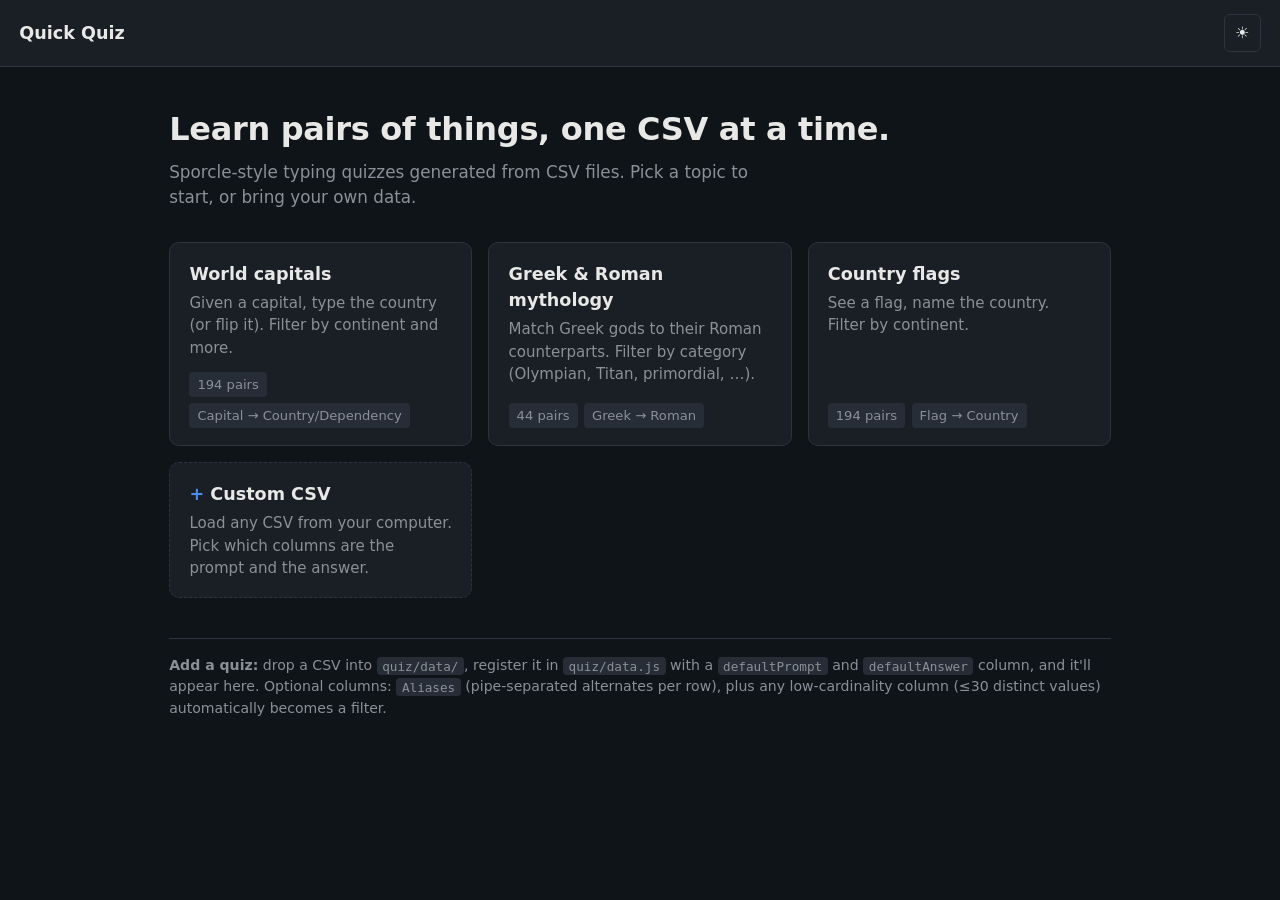
<file: index.html>
<!DOCTYPE html>
<html lang="en">
<head>
<meta charset="UTF-8">
<meta name="viewport" content="width=device-width, initial-scale=1">
<title>Quick Quiz</title>
<script>
  // Apply theme before paint to avoid a flash.
  (function () {
    var t = localStorage.getItem('quiz-theme') || 'dark';
    document.documentElement.setAttribute('data-theme', t);
  })();
</script>
<style>
  :root {
    color-scheme: light;
    --bg: #fafaf7;
    --panel: #ffffff;
    --border: #e3e3dc;
    --text: #1d1d1b;
    --muted: #777;
    --accent: #1f6feb;
    --pill: #f1f1ea;
    --shadow: rgba(31,111,235,0.10);
    --custom-bg: #ffffff;
  }
  [data-theme="dark"] {
    color-scheme: dark;
    --bg: #0f1419;
    --panel: #1a1f26;
    --border: #2d343f;
    --text: #e8e8e6;
    --muted: #8b9098;
    --accent: #4d8df0;
    --pill: #262d36;
    --shadow: rgba(77,141,240,0.20);
    --custom-bg: #1a1f26;
  }
  * { box-sizing: border-box; }
  html, body { margin: 0; padding: 0; background: var(--bg); color: var(--text); font: 16px/1.5 -apple-system, BlinkMacSystemFont, "Segoe UI", system-ui, sans-serif; }
  header { display: flex; align-items: center; padding: 0.9rem 1.2rem; border-bottom: 1px solid var(--border); background: var(--panel); }
  header h1 { font-size: 1.1rem; margin: 0; font-weight: 600; flex: 1; }
  #theme-btn { font: inherit; padding: 0.35rem 0.65rem; border: 1px solid var(--border); background: var(--panel); border-radius: 6px; cursor: pointer; color: var(--text); }
  #theme-btn:hover { background: var(--pill); }

  main { max-width: 980px; margin: 0 auto; padding: 2.4rem 1.2rem 4rem; }
  .hero { margin-bottom: 2rem; }
  .hero h2 { font-size: 2rem; margin: 0 0 0.4rem; letter-spacing: -0.01em; }
  .hero p { color: var(--muted); margin: 0; font-size: 1.05rem; max-width: 56ch; }

  .grid { display: grid; grid-template-columns: repeat(auto-fill, minmax(280px, 1fr)); gap: 1rem; margin-top: 1.5rem; }
  .card { display: flex; flex-direction: column; padding: 1.1rem 1.2rem; background: var(--panel); border: 1px solid var(--border); border-radius: 10px; text-decoration: none; color: inherit; transition: transform 0.1s ease, box-shadow 0.1s ease, border-color 0.1s ease; }
  .card:hover { border-color: var(--accent); box-shadow: 0 4px 14px var(--shadow); transform: translateY(-1px); }
  .card .title { font-size: 1.1rem; font-weight: 600; margin: 0 0 0.3rem; }
  .card .desc { color: var(--muted); font-size: 0.94rem; flex: 1; }
  .card .meta { color: var(--muted); font-size: 0.82rem; margin-top: 0.8rem; display: flex; gap: 0.4rem; flex-wrap: wrap; }
  .card .meta .pill { background: var(--pill); padding: 0.15rem 0.5rem; border-radius: 4px; font-variant-numeric: tabular-nums; }
  .card.custom { background: var(--custom-bg); border-style: dashed; }
  .card.custom .title::before { content: "+ "; color: var(--accent); }

  footer.note { margin-top: 2.5rem; color: var(--muted); font-size: 0.88rem; border-top: 1px solid var(--border); padding-top: 1rem; }
  footer.note code { background: var(--pill); padding: 0.1rem 0.35rem; border-radius: 4px; font-size: 0.9em; }
</style>
<script>
  window.goatcounter = {
    path: function (p) { return location.host + p }
  }
</script>
<script data-goatcounter="https://csinva.goatcounter.com/count"
  async src="//gc.zgo.at/count.js"></script>
</head>
<body>
  <header>
    <h1>Quick Quiz</h1>
    <button id="theme-btn" title="Toggle theme" aria-label="Toggle theme">☀</button>
  </header>
  <main>
    <section class="hero">
      <h2>Learn pairs of things, one CSV at a time.</h2>
      <p>Sporcle-style typing quizzes generated from CSV files. Pick a topic to start, or bring your own data.</p>
    </section>

    <div class="grid" id="quiz-grid"></div>

    <footer class="note">
      <strong>Add a quiz:</strong> drop a CSV into <code>quiz/data/</code>, register it in <code>quiz/data.js</code>
      with a <code>defaultPrompt</code> and <code>defaultAnswer</code> column, and it'll appear here.
      Optional columns: <code>Aliases</code> (pipe-separated alternates per row), plus any low-cardinality
      column (≤30 distinct values) automatically becomes a filter.
    </footer>
  </main>

  <script src="data.js"></script>
  <script>
  // Theme toggle
  (function () {
    const btn = document.getElementById('theme-btn');
    function syncIcon() {
      const dark = document.documentElement.dataset.theme === 'dark';
      btn.textContent = dark ? '☀' : '☾';
      btn.setAttribute('aria-label', dark ? 'Switch to light mode' : 'Switch to dark mode');
    }
    syncIcon();
    btn.addEventListener('click', () => {
      const next = document.documentElement.dataset.theme === 'dark' ? 'light' : 'dark';
      document.documentElement.setAttribute('data-theme', next);
      try { localStorage.setItem('quiz-theme', next); } catch (e) {}
      syncIcon();
    });
  })();

  function countRows(csv) {
    // Quick line count (subtract header, ignore blank trailing line)
    let n = 0; for (const line of csv.split('\n')) if (line.trim()) n++;
    return Math.max(0, n - 1);
  }
  function detectCategories(csv, promptCol, answerCol) {
    // Find header
    const firstLine = csv.split('\n')[0] || '';
    // crude header split (good enough for previewing; quiz.html uses the proper parser)
    const headers = [];
    let f = '', q = false;
    for (let i = 0; i < firstLine.length; i++) {
      const c = firstLine[i];
      if (q) { if (c === '"') q = false; else f += c; }
      else if (c === '"') q = true;
      else if (c === ',') { headers.push(f.trim()); f = ''; }
      else f += c;
    }
    if (f) headers.push(f.trim());
    const skip = new Set([promptCol, answerCol, 'Aliases']);
    return headers.filter(h => h && !skip.has(h));
  }

  const grid = document.getElementById('quiz-grid');
  const quizzes = window.QUIZZES || {};
  for (const key of Object.keys(quizzes)) {
    const q = quizzes[key];
    const a = document.createElement('a');
    a.className = 'card';
    a.href = `quiz.html?topic=${encodeURIComponent(q.id)}`;
    const t = document.createElement('div'); t.className = 'title'; t.textContent = q.title;
    const d = document.createElement('div'); d.className = 'desc'; d.textContent = q.description;
    const m = document.createElement('div'); m.className = 'meta';
    const rows = document.createElement('span'); rows.className = 'pill';
    rows.textContent = `${countRows(q.embeddedCSV)} pairs`;
    const pa = document.createElement('span'); pa.className = 'pill';
    pa.textContent = `${q.defaultPrompt} → ${q.defaultAnswer}`;
    m.append(rows, pa);
    a.append(t, d, m);
    grid.appendChild(a);
  }

  // "Bring your own CSV" card
  const custom = document.createElement('a');
  custom.className = 'card custom';
  custom.href = 'quiz.html?topic=custom';
  const ct = document.createElement('div'); ct.className = 'title'; ct.textContent = 'Custom CSV';
  const cd = document.createElement('div'); cd.className = 'desc';
  cd.textContent = 'Load any CSV from your computer. Pick which columns are the prompt and the answer.';
  custom.append(ct, cd);
  grid.appendChild(custom);
  </script>
</body>
</html>
</file>
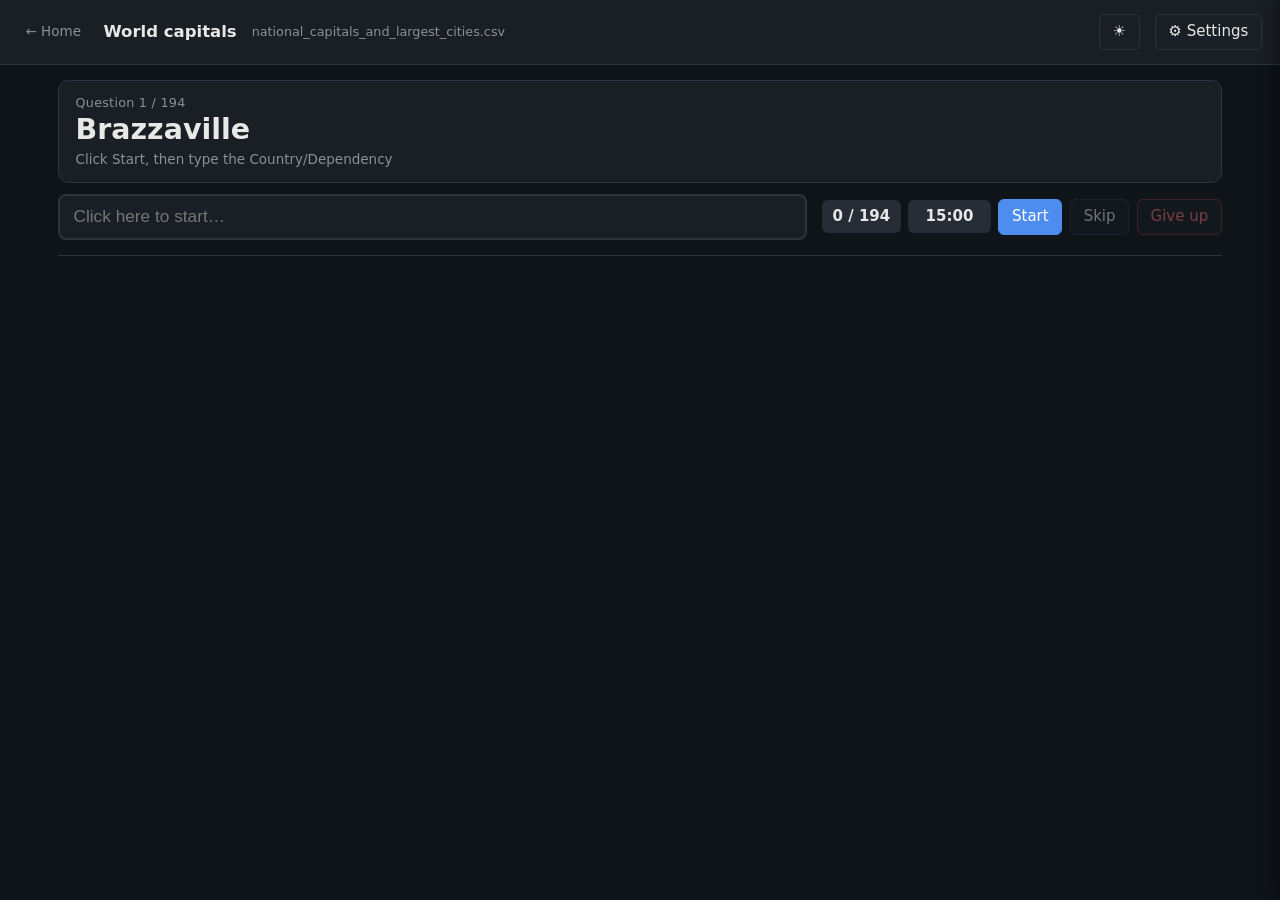
<file: quiz.html>
<!DOCTYPE html>
<html lang="en">
<head>
<meta charset="UTF-8">
<meta name="viewport" content="width=device-width, initial-scale=1">
<title>Quick Quiz</title>
<script>
  // Apply theme before paint to avoid a flash.
  (function () {
    var t = localStorage.getItem('quiz-theme') || 'dark';
    document.documentElement.setAttribute('data-theme', t);
  })();
</script>
<style>
  :root {
    color-scheme: light;
    --bg: #fafaf7;
    --panel: #ffffff;
    --border: #e3e3dc;
    --text: #1d1d1b;
    --muted: #777;
    --accent: #1f6feb;
    --accent-hover: #1858c4;
    --ok: #15803d;
    --ok-bg: #dcfce7;
    --bad: #b91c1c;
    --bad-bg: #fee2e2;
    --bad-border: #f3c1c1;
    --pill: #f1f1ea;
    --btn-hover: #f0f0e9;
    --input-disabled-bg: #f4f4ef;
    --warn-bg: #fde68a;
    --row-divider: #ecece5;
    --empty-dash: #ccc;
    --skip-bg: #fff7ed;
    --skip-text: #c2410c;
    --current-bg: #eff6ff;
    --flash-bg: #fef08a;
    --filter-bg: #faf9f3;
    --backdrop: rgba(0,0,0,0.18);
    --shadow: var(--shadow);
  }
  [data-theme="dark"] {
    color-scheme: dark;
    --bg: #0f1419;
    --panel: #1a1f26;
    --border: #2d343f;
    --text: #e8e8e6;
    --muted: #8b9098;
    --accent: #4d8df0;
    --accent-hover: #6ba2f5;
    --ok: #4ade80;
    --ok-bg: #14532d;
    --bad: #f87171;
    --bad-bg: #4c1d24;
    --bad-border: #7f3030;
    --pill: #262d36;
    --btn-hover: #2a313b;
    --input-disabled-bg: #161b22;
    --warn-bg: #5a4a14;
    --row-divider: #262d36;
    --empty-dash: #4a505a;
    --skip-bg: #3a2a14;
    --skip-text: #fb923c;
    --current-bg: #1e2a3d;
    --flash-bg: #5a4a14;
    --filter-bg: #161b22;
    --backdrop: rgba(0,0,0,0.55);
    --shadow: rgba(0,0,0,0.4);
  }
  * { box-sizing: border-box; }
  html, body { margin: 0; padding: 0; background: var(--bg); color: var(--text); font: 15px/1.4 -apple-system, BlinkMacSystemFont, "Segoe UI", system-ui, sans-serif; }
  header { display: flex; align-items: center; gap: 1rem; padding: 0.9rem 1.2rem; border-bottom: 1px solid var(--border); background: var(--panel); }
  header h1 { font-size: 1.1rem; margin: 0; font-weight: 600; }
  header a#home-link { color: var(--muted); text-decoration: none; font-size: 0.9rem; padding: 0.25rem 0.5rem; border-radius: 4px; }
  header a#home-link:hover { background: var(--pill); color: var(--text); }
  header .spacer { flex: 1; }
  header .filename { color: var(--muted); font-size: 0.85rem; }
  h1, h2, h3 { color: var(--text); }
  button { font: inherit; color: var(--text); padding: 0.45rem 0.85rem; border: 1px solid var(--border); background: var(--panel); border-radius: 6px; cursor: pointer; }
  button:hover { background: var(--btn-hover); }
  button.primary { background: var(--accent); color: white; border-color: var(--accent); }
  button.primary:hover { background: var(--accent-hover); }
  button.danger { background: var(--panel); color: var(--bad); border-color: var(--bad-border); }
  button.danger:hover { background: var(--bad-bg); }
  button:disabled { opacity: 0.45; cursor: not-allowed; }

  main { max-width: 1200px; margin: 0 auto; padding: 1rem 1.2rem 3rem; }

  .quiz-bar { display: grid; grid-template-columns: 1fr auto; gap: 0.7rem 1rem; align-items: center; margin-bottom: 1rem; }
  .quiz-bar .prompt-text { grid-column: 1 / -1; font-size: 1rem; color: var(--muted); }
  .quiz-bar .prompt-text strong { color: var(--text); }
  #answer-input { width: 100%; color: var(--text); padding: 0.7rem 0.9rem; font-size: 1.15rem; border: 2px solid var(--border); border-radius: 8px; background: var(--panel); }
  #answer-input:focus { outline: none; border-color: var(--accent); }
  #answer-input:disabled { background: var(--input-disabled-bg); color: var(--muted); }
  .stats { display: flex; gap: 0.5rem; align-items: center; flex-wrap: wrap; }
  .stat { padding: 0.4rem 0.7rem; background: var(--pill); border-radius: 6px; font-variant-numeric: tabular-nums; font-weight: 600; }
  .stat.time { min-width: 5.5rem; text-align: center; }
  .stat.time.warn { background: var(--warn-bg); }
  .stat.time.danger { background: var(--bad-bg); color: var(--bad); }

  #grid { display: grid; grid-template-columns: repeat(auto-fill, minmax(330px, 1fr)); gap: 0.15rem 1.5rem; border-top: 1px solid var(--border); padding-top: 0.5rem; }
  .pair { display: grid; grid-template-columns: 1fr 1.1fr; gap: 0.6rem; padding: 0.28rem 0.2rem; border-bottom: 1px dashed var(--row-divider); align-items: baseline; }
  .pair .prompt { color: var(--text); font-weight: 500; }
  .pair .answer { color: var(--muted); }
  .pair .answer.empty::before { content: "—"; color: var(--empty-dash); }
  .pair.solved { background: var(--ok-bg); }
  .pair.solved .answer { color: var(--ok); font-weight: 600; }
  .pair.revealed { background: var(--bad-bg); }
  .pair.revealed .answer { color: var(--bad); font-weight: 600; }
  .pair.just-solved { animation: flash 0.6s ease; }
  .pair.skipped { background: var(--skip-bg); }
  .pair.skipped .answer { color: var(--skip-text); font-weight: 600; }
  .pair.wrong { background: var(--bad-bg); }
  .pair.wrong .answer { color: var(--text); font-weight: 600; }
  .pair.wrong .answer .user-said { color: var(--bad); text-decoration: line-through; opacity: 0.75; margin-right: 0.35rem; font-style: italic; }
  .pair.wrong .answer .correct { color: var(--bad); }
  .pair.current { background: var(--current-bg); box-shadow: inset 3px 0 0 var(--accent); }
  .pair.current .prompt::after { content: " ←"; color: var(--accent); }
  .pair.hidden { display: none; }
  @keyframes flash { 0% { background: var(--flash-bg); } 100% { background: var(--ok-bg); } }

  /* In-order current-question banner */
  #current-question { grid-column: 1 / -1; display: none; padding: 0.9rem 1.1rem; background: var(--panel); border: 1px solid var(--border); border-radius: 10px; }
  #current-question.show { display: block; }
  #current-question .meta { font-size: 0.85rem; color: var(--muted); letter-spacing: 0.02em; }
  #current-question .qprompt { font-size: 1.9rem; font-weight: 700; line-height: 1.15; margin-top: 0.15rem; }
  #current-question .sub { font-size: 0.9rem; color: var(--muted); margin-top: 0.2rem; }
  #current-question.done .qprompt { color: var(--muted); font-size: 1.2rem; font-weight: 600; }

  /* Image prompts (e.g. flags) */
  .prompt-img { display: block; max-width: 88px; max-height: 56px; object-fit: contain; border: 1px solid var(--border); background: var(--panel); border-radius: 3px; }
  #current-question .qprompt .prompt-img { max-width: 280px; max-height: 180px; margin: 0 auto; }
  #review .p .prompt-img { max-width: 64px; max-height: 40px; }

  /* Retry-mistakes subset banner */
  #subset-banner { display: none; align-items: center; gap: 0.6rem; padding: 0.55rem 0.85rem; margin-bottom: 0.75rem; background: var(--current-bg); border: 1px solid var(--border); border-radius: 8px; font-size: 0.95rem; }
  #subset-banner.show { display: flex; }
  #subset-banner .label { flex: 1; }
  #subset-banner .label strong { color: var(--accent); }
  #review .retry { display: inline-block; margin-bottom: 0.8rem; padding: 0.55rem 1rem; background: var(--accent); color: white; border: 1px solid var(--accent); border-radius: 6px; cursor: pointer; font: inherit; }
  #review .retry:hover { background: var(--accent-hover); }
  #review .retry:disabled { opacity: 0.5; cursor: not-allowed; }

  /* End-of-quiz review panel */
  #review { margin-top: 1.5rem; padding: 1rem 1.2rem; background: var(--panel); border: 1px solid var(--border); border-radius: 10px; }
  #review h3 { margin: 0 0 0.5rem; font-size: 1rem; }
  #review .group { margin-bottom: 1rem; }
  #review .group:last-child { margin-bottom: 0; }
  #review ul { list-style: none; margin: 0; padding: 0; }
  #review li { padding: 0.25rem 0; border-bottom: 1px dashed var(--row-divider); display: grid; grid-template-columns: minmax(120px, 1fr) 1.4fr; gap: 0.8rem; align-items: baseline; }
  #review li:last-child { border-bottom: 0; }
  #review .p { font-weight: 600; }
  #review .a .typed { color: var(--bad); text-decoration: line-through; opacity: 0.75; font-style: italic; margin-right: 0.4rem; }
  #review .a .correct { color: var(--ok); font-weight: 600; }
  #review .a .skip { color: var(--skip-text); font-weight: 600; }

  /* Settings panel as a side drawer */
  #settings-panel { position: fixed; top: 0; right: 0; width: min(420px, 100%); height: 100%; background: var(--panel); border-left: 1px solid var(--border); box-shadow: -4px 0 16px var(--shadow); padding: 1rem 1.2rem; overflow-y: auto; transform: translateX(100%); transition: transform 0.18s ease; z-index: 50; }
  #settings-panel.open { transform: translateX(0); }
  #settings-panel h2 { font-size: 1rem; margin: 1.4rem 0 0.4rem; }
  #settings-panel h2:first-of-type { margin-top: 0.5rem; }
  #settings-panel label { display: block; margin: 0.3rem 0; font-size: 0.92rem; }
  #settings-panel select, #settings-panel input[type=number] { width: 100%; color: var(--text); padding: 0.35rem 0.5rem; border: 1px solid var(--border); border-radius: 5px; font: inherit; background: var(--panel); }
  #settings-panel input[type=number] { width: 6rem; }
  .settings-header { display: flex; justify-content: space-between; align-items: center; }
  .settings-header h1 { font-size: 1.1rem; margin: 0; }
  .file-row { display: flex; gap: 0.5rem; align-items: center; flex-wrap: wrap; margin-top: 0.3rem; }
  .filter-group { margin-top: 0.6rem; padding: 0.5rem 0.7rem; background: var(--filter-bg); border: 1px solid var(--border); border-radius: 6px; }
  .filter-group summary { cursor: pointer; font-weight: 600; font-size: 0.92rem; padding: 0.1rem 0; }
  .filter-group summary .count { color: var(--muted); font-weight: 400; margin-left: 0.4rem; }
  .filter-group .filter-actions { display: flex; gap: 0.4rem; margin: 0.3rem 0; }
  .filter-group .filter-actions button { padding: 0.2rem 0.5rem; font-size: 0.85rem; }
  .filter-group .filter-values { max-height: 240px; overflow-y: auto; padding: 0.2rem 0; }
  .filter-group label { display: flex; align-items: center; gap: 0.5rem; padding: 0.15rem 0; margin: 0; cursor: pointer; }
  .filter-group label input { margin: 0; }
  .note { color: var(--muted); font-size: 0.85rem; margin-top: 0.3rem; }

  .backdrop { position: fixed; inset: 0; background: var(--backdrop); z-index: 40; display: none; }
  .backdrop.open { display: block; }

  @media (max-width: 600px) {
    .quiz-bar { grid-template-columns: 1fr; }
    .stats { justify-content: flex-start; }
  }
</style>
<script>
  window.goatcounter = {
    path: function (p) { return location.host + p }
  }
</script>
<script data-goatcounter="https://csinva.goatcounter.com/count"
  async src="//gc.zgo.at/count.js"></script>
</head>
<body>
  <header>
    <a href="index.html" id="home-link" aria-label="Back to home">← Home</a>
    <h1 id="topic-title">Quick Quiz</h1>
    <span class="filename" id="filename">—</span>
    <span class="spacer"></span>
    <button id="theme-btn" title="Toggle theme" aria-label="Toggle theme">☀</button>
    <button id="settings-btn">⚙ Settings</button>
  </header>

  <main>
    <div id="subset-banner">
      <div class="label">Practicing <strong id="subset-count">0</strong> from last round</div>
      <button id="exit-subset">Back to full set</button>
    </div>
    <div class="quiz-bar">
      <div class="prompt-text">Type the <strong id="prompt-noun">answer</strong> for each <strong id="answer-noun">item</strong></div>
      <div id="current-question">
        <div class="meta" id="cq-meta">Question 0 / 0</div>
        <div class="qprompt" id="cq-prompt">—</div>
        <div class="sub" id="cq-sub"></div>
      </div>
      <input type="text" id="answer-input" placeholder="Click here to start…" autocomplete="off" autocapitalize="off" autocorrect="off" spellcheck="false">
      <div class="stats">
        <span class="stat" id="score">0 / 0</span>
        <span class="stat time" id="timer">15:00</span>
        <button id="start-btn" class="primary">Start</button>
        <button id="skip-btn" hidden>Skip</button>
        <button id="giveup-btn" class="danger" disabled>Give up</button>
      </div>
    </div>
    <div id="grid"></div>
    <div id="review" hidden></div>
  </main>

  <div class="backdrop" id="backdrop"></div>
  <aside id="settings-panel" aria-label="Settings">
    <div class="settings-header">
      <h1>Settings</h1>
      <button id="close-settings">Close</button>
    </div>

    <h2>CSV Data</h2>
    <div class="file-row">
      <input type="file" id="csv-file" accept=".csv,text/csv">
      <button id="reload-default">Reload default</button>
    </div>
    <div class="note" id="csv-info"></div>

    <h2>Quiz columns</h2>
    <label>Prompt column (shown to you)
      <select id="prompt-col"></select>
    </label>
    <label>Answer column (what you type)
      <select id="answer-col"></select>
    </label>

    <h2>Quiz options</h2>
    <label>Mode
      <select id="mode">
        <option value="inorder" selected>In-order (one question at a time)</option>
        <option value="free">Free (answer any order, all prompts visible)</option>
      </select>
    </label>
    <label>Time limit (minutes)
      <input type="number" id="time-limit" min="1" max="180" value="15">
    </label>
    <label>Order
      <select id="order">
        <option value="random" selected>Random</option>
        <option value="alpha">Alphabetical (by prompt)</option>
        <option value="original">CSV order</option>
      </select>
    </label>

    <h2>Filters</h2>
    <div class="note">Any non-prompt/answer column with a small set of distinct values is shown here. Add a "Continent" column to your CSV and it'll appear automatically.</div>
    <div id="filters"></div>
  </aside>

  <script src="data.js"></script>
  <script>
  // ---------- CSV parsing ----------
  function parseCSV(text) {
    const rows = [];
    let field = '', row = [], inQuote = false, i = 0;
    while (i < text.length) {
      const c = text[i];
      if (inQuote) {
        if (c === '"') {
          if (text[i + 1] === '"') { field += '"'; i += 2; }
          else { inQuote = false; i++; }
        } else { field += c; i++; }
      } else {
        if (c === '"') { inQuote = true; i++; }
        else if (c === ',') { row.push(field); field = ''; i++; }
        else if (c === '\n') { row.push(field); rows.push(row); field = ''; row = []; i++; }
        else if (c === '\r') { i++; }
        else { field += c; i++; }
      }
    }
    if (field !== '' || row.length) { row.push(field); rows.push(row); }
    while (rows.length && rows[rows.length - 1].every(x => x === '')) rows.pop();
    return rows;
  }

  function rowsToObjects(rows) {
    if (!rows.length) return { headers: [], records: [] };
    const headers = rows[0].map(h => h.trim());
    const records = rows.slice(1).map(r => {
      const o = {};
      headers.forEach((h, i) => o[h] = (r[i] ?? '').trim());
      return o;
    });
    return { headers, records };
  }

  // ---------- Normalization & matching ----------
  function normalize(s) {
    return (s || '')
      .toLowerCase()
      .normalize('NFD')
      .replace(/[̀-ͯ]/g, '')
      .replace(/[‘’ʼ`]/g, "'")
      .replace(/[.,!?;:]/g, '')
      .replace(/-/g, ' ')
      .replace(/\s+/g, ' ')
      .trim()
      .replace(/^the\s+/, '');
  }

  function variantsOf(value) {
    const out = new Set();
    if (!value) return out;
    const add = v => { v = v.replace(/\s+/g, ' ').trim(); if (v) out.add(v); };
    const base = normalize(value);
    add(base);
    add(base.replace(/\s*\([^)]*\)\s*/g, ' '));
    // Slash-separated alternates ("Brades / Plymouth")
    for (const part of value.split('/')) {
      const np = normalize(part);
      add(np);
      add(np.replace(/\s*\([^)]*\)\s*/g, ' '));
    }
    // "the X" → also accept "X"
    for (const v of [...out]) {
      if (v.startsWith('the ')) add(v.slice(4));
    }
    return out;
  }

  // Is this cell value an image path the page can render directly?
  const IMG_EXT_RE = /\.(png|jpe?g|gif|svg|webp|avif)(\?|#|$)/i;
  function isImagePath(s) { return typeof s === 'string' && IMG_EXT_RE.test(s.trim()); }
  function makePromptEl(prompt) {
    if (isImagePath(prompt)) {
      const img = document.createElement('img');
      img.className = 'prompt-img';
      img.src = prompt;
      img.alt = '';
      img.loading = 'lazy';
      return img;
    }
    return document.createTextNode(prompt);
  }

  // ---------- Fuzzy matching (Damerau-Levenshtein with adjacent transposition) ----------
  function damerauLevenshtein(a, b) {
    if (a === b) return 0;
    const m = a.length, n = b.length;
    if (!m) return n;
    if (!n) return m;
    const d = Array.from({ length: m + 1 }, () => new Array(n + 1));
    for (let i = 0; i <= m; i++) d[i][0] = i;
    for (let j = 0; j <= n; j++) d[0][j] = j;
    for (let i = 1; i <= m; i++) {
      for (let j = 1; j <= n; j++) {
        const cost = a[i - 1] === b[j - 1] ? 0 : 1;
        d[i][j] = Math.min(d[i - 1][j] + 1, d[i][j - 1] + 1, d[i - 1][j - 1] + cost);
        if (i > 1 && j > 1 && a[i - 1] === b[j - 2] && a[i - 2] === b[j - 1]) {
          d[i][j] = Math.min(d[i][j], d[i - 2][j - 2] + 1);
        }
      }
    }
    return d[m][n];
  }
  // Allowed edits scale with target length: short words stay strict to avoid false hits.
  function typoThreshold(len) {
    if (len <= 3) return 0;
    if (len <= 5) return 1;
    return 2;
  }
  // Return the single best-matching entry (uniquely closest within threshold), or null.
  function findFuzzyMatch(norm, candidates) {
    if (!norm) return null;
    let best = null, bestDist = Infinity, tied = false;
    for (const e of candidates) {
      let entryDist = Infinity;
      for (const v of e.accepted) {
        const t = typoThreshold(v.length);
        if (Math.abs(v.length - norm.length) > t) continue;
        const d = damerauLevenshtein(norm, v);
        if (d <= t && d < entryDist) entryDist = d;
      }
      if (entryDist === Infinity) continue;
      if (entryDist < bestDist) { best = e; bestDist = entryDist; tied = false; }
      else if (entryDist === bestDist) { tied = true; }
    }
    return tied ? null : best;
  }

  // ---------- State ----------
  const state = {
    headers: [],
    records: [],
    csvName: '',
    promptCol: '',
    answerCol: '',
    filterCols: [],            // categorical column names
    filters: {},               // colName -> Set of allowed values
    order: 'random',
    mode: 'inorder',           // 'free' | 'inorder'
    subsetMode: false,         // true when practicing only last round's mistakes
    subsetKeys: null,          // Set<string> of "promptanswer" allowed in subset mode
    currentIdx: -1,            // active question index in in-order mode
    answerCounter: 0,          // monotonic; stamps e.answeredAt so in-order grid sorts newest-first
    durationSec: 15 * 60,
    remainingSec: 15 * 60,
    running: false,
    finished: false,
    intervalId: null,
    entries: [],               // [{prompt, answer, solved, skipped}]
    variantIndex: new Map(),   // normalized -> [entry indices]
  };

  // ---------- DOM refs ----------
  const $ = id => document.getElementById(id);
  const els = {
    input: $('answer-input'),
    score: $('score'),
    timer: $('timer'),
    startBtn: $('start-btn'),
    giveupBtn: $('giveup-btn'),
    skipBtn: $('skip-btn'),
    cq: $('current-question'),
    cqMeta: $('cq-meta'),
    cqPrompt: $('cq-prompt'),
    cqSub: $('cq-sub'),
    promptText: document.querySelector('.prompt-text'),
    grid: $('grid'),
    review: $('review'),
    subsetBanner: $('subset-banner'),
    subsetCount: $('subset-count'),
    exitSubsetBtn: $('exit-subset'),
    promptNoun: $('prompt-noun'),
    answerNoun: $('answer-noun'),
    filename: $('filename'),
    topicTitle: $('topic-title'),
    settingsBtn: $('settings-btn'),
    closeSettings: $('close-settings'),
    settingsPanel: $('settings-panel'),
    backdrop: $('backdrop'),
    csvFile: $('csv-file'),
    reloadDefault: $('reload-default'),
    csvInfo: $('csv-info'),
    promptColSel: $('prompt-col'),
    answerColSel: $('answer-col'),
    timeLimit: $('time-limit'),
    orderSel: $('order'),
    modeSel: $('mode'),
    filters: $('filters'),
  };

  // ---------- Theme toggle ----------
  (function () {
    const btn = document.getElementById('theme-btn');
    function syncIcon() {
      const dark = document.documentElement.dataset.theme === 'dark';
      btn.textContent = dark ? '☀' : '☾';
      btn.setAttribute('aria-label', dark ? 'Switch to light mode' : 'Switch to dark mode');
    }
    syncIcon();
    btn.addEventListener('click', () => {
      const next = document.documentElement.dataset.theme === 'dark' ? 'light' : 'dark';
      document.documentElement.setAttribute('data-theme', next);
      try { localStorage.setItem('quiz-theme', next); } catch (e) {}
      syncIcon();
    });
  })();

  // ---------- Settings panel ----------
  function openSettings() { els.settingsPanel.classList.add('open'); els.backdrop.classList.add('open'); }
  function closeSettings() { els.settingsPanel.classList.remove('open'); els.backdrop.classList.remove('open'); }
  els.settingsBtn.addEventListener('click', openSettings);
  els.closeSettings.addEventListener('click', closeSettings);
  els.backdrop.addEventListener('click', closeSettings);
  els.exitSubsetBtn.addEventListener('click', exitSubsetMode);

  // ---------- Load CSV ----------
  function loadCSVText(text, name, opts = {}) {
    const rows = parseCSV(text);
    const { headers, records } = rowsToObjects(rows);
    if (!headers.length || !records.length) {
      alert('Could not parse CSV — no rows found.');
      return;
    }
    state.headers = headers;
    state.records = records;
    state.csvName = name;
    els.filename.textContent = name;
    els.csvInfo.textContent = `${records.length} rows, ${headers.length} columns`;

    // Prefer caller-supplied defaults (from quiz registry); otherwise fall back to heuristics.
    const preferredPrompt = opts.defaultPrompt && headers.includes(opts.defaultPrompt) ? opts.defaultPrompt : null;
    const preferredAnswer = opts.defaultAnswer && headers.includes(opts.defaultAnswer) ? opts.defaultAnswer : null;
    state.promptCol = preferredPrompt
      || (headers.includes('Capital') ? 'Capital' : (headers[1] || headers[0]));
    state.answerCol = preferredAnswer
      || (headers.includes('Country/Dependency') ? 'Country/Dependency' : headers[0]);
    if (state.promptCol === state.answerCol) state.promptCol = headers.find(h => h !== state.answerCol) || state.promptCol;

    populateColumnSelectors();
    rebuildFilters();
    rebuildEntries();
    resetQuiz();
  }

  function populateColumnSelectors() {
    for (const sel of [els.promptColSel, els.answerColSel]) {
      sel.innerHTML = '';
      for (const h of state.headers) {
        const opt = document.createElement('option');
        opt.value = h; opt.textContent = h;
        sel.appendChild(opt);
      }
    }
    els.promptColSel.value = state.promptCol;
    els.answerColSel.value = state.answerCol;
  }

  els.promptColSel.addEventListener('change', () => {
    state.promptCol = els.promptColSel.value;
    if (state.promptCol === state.answerCol) {
      // pick first other column as answer
      const other = state.headers.find(h => h !== state.promptCol);
      if (other) { state.answerCol = other; els.answerColSel.value = other; }
    }
    rebuildFilters();
    rebuildEntries();
    resetQuiz();
  });
  els.answerColSel.addEventListener('change', () => {
    state.answerCol = els.answerColSel.value;
    if (state.promptCol === state.answerCol) {
      const other = state.headers.find(h => h !== state.answerCol);
      if (other) { state.promptCol = other; els.promptColSel.value = other; }
    }
    rebuildFilters();
    rebuildEntries();
    resetQuiz();
  });
  els.timeLimit.addEventListener('change', () => {
    const m = Math.max(1, Math.min(180, parseInt(els.timeLimit.value, 10) || 15));
    state.durationSec = m * 60;
    els.timeLimit.value = m;
    resetQuiz();
  });
  els.orderSel.addEventListener('change', () => {
    state.order = els.orderSel.value;
    rebuildEntries();
    resetQuiz();
  });
  els.modeSel.addEventListener('change', () => {
    state.mode = els.modeSel.value;
    resetQuiz();
  });

  // ---------- Filters ----------
  function rebuildFilters() {
    state.filterCols = [];
    state.filters = {};
    els.filters.innerHTML = '';
    const skipCols = new Set([state.promptCol, state.answerCol]);
    for (const col of state.headers) {
      if (skipCols.has(col)) continue;
      const vals = new Set();
      for (const r of state.records) {
        const v = r[col];
        if (v) vals.add(v);
        if (vals.size > 30) break;
      }
      if (vals.size < 2 || vals.size > 30) continue;
      state.filterCols.push(col);
      state.filters[col] = new Set(vals);
      renderFilterGroup(col, vals);
    }
    if (!state.filterCols.length) {
      els.filters.innerHTML = '<div class="note" style="margin-top:0.5rem">No categorical columns detected. Add a column like "Continent" (with up to 30 distinct values) to use it as a filter.</div>';
    }
  }

  function renderFilterGroup(col, values) {
    const sorted = [...values].sort((a, b) => a.localeCompare(b));
    const wrap = document.createElement('details');
    wrap.className = 'filter-group';
    wrap.open = false;
    const summary = document.createElement('summary');
    summary.innerHTML = `${col}<span class="count">all ${sorted.length}</span>`;
    wrap.appendChild(summary);

    const actions = document.createElement('div');
    actions.className = 'filter-actions';
    const allBtn = document.createElement('button'); allBtn.textContent = 'All';
    const noneBtn = document.createElement('button'); noneBtn.textContent = 'None';
    actions.append(allBtn, noneBtn);
    wrap.appendChild(actions);

    const valuesDiv = document.createElement('div');
    valuesDiv.className = 'filter-values';
    const checks = [];
    for (const v of sorted) {
      const lbl = document.createElement('label');
      const chk = document.createElement('input');
      chk.type = 'checkbox'; chk.checked = true; chk.value = v;
      chk.addEventListener('change', () => {
        if (chk.checked) state.filters[col].add(v);
        else state.filters[col].delete(v);
        const n = state.filters[col].size;
        summary.querySelector('.count').textContent =
          n === sorted.length ? `all ${n}` : `${n} of ${sorted.length}`;
        rebuildEntries();
        resetQuiz();
      });
      checks.push(chk);
      lbl.appendChild(chk);
      const span = document.createElement('span'); span.textContent = v;
      lbl.appendChild(span);
      valuesDiv.appendChild(lbl);
    }
    wrap.appendChild(valuesDiv);

    allBtn.addEventListener('click', e => { e.preventDefault(); for (const c of checks) { c.checked = true; c.dispatchEvent(new Event('change')); } });
    noneBtn.addEventListener('click', e => { e.preventDefault(); for (const c of checks) { c.checked = false; c.dispatchEvent(new Event('change')); } });

    els.filters.appendChild(wrap);
  }

  // Stamp the order in which entries get answered — used to float newest-first in the in-order grid.
  function stampAnswered(e) { if (!e.answeredAt) e.answeredAt = ++state.answerCounter; }

  // ---------- Subset mode (retry mistakes) ----------
  function subsetKey(prompt, answer) { return prompt + '' + answer; }
  function startRetryMistakes() {
    const keys = new Set();
    for (const e of state.entries) {
      if (e.solved) continue; // keep only mistakes/skipped/missed
      keys.add(subsetKey(e.prompt, e.answer));
    }
    if (!keys.size) return;
    state.subsetMode = true;
    state.subsetKeys = keys;
    rebuildEntries();
    resetQuiz();
    startQuiz();
  }
  function exitSubsetMode() {
    state.subsetMode = false;
    state.subsetKeys = null;
    rebuildEntries();
    resetQuiz();
  }

  // ---------- Build entries ----------
  function rebuildEntries() {
    // Look up an Aliases column generically (case-insensitive header match).
    const aliasCol = state.headers.find(h => h.trim().toLowerCase() === 'aliases');
    const entries = [];
    for (const r of state.records) {
      let pass = true;
      for (const col of state.filterCols) {
        if (!state.filters[col].has(r[col])) { pass = false; break; }
      }
      if (!pass) continue;
      const prompt = r[state.promptCol] || '';
      const answer = r[state.answerCol] || '';
      if (!prompt || !answer) continue;
      const accepted = new Set(variantsOf(answer));
      if (aliasCol && r[aliasCol]) {
        for (const a of r[aliasCol].split('|')) {
          const t = a.trim();
          if (!t) continue;
          for (const v of variantsOf(t)) accepted.add(v);
        }
      }
      entries.push({ prompt, answer, solved: false, skipped: false, wrong: false, wrongAnswer: '', answeredAt: 0, accepted });
    }
    if (state.order === 'alpha') {
      // When prompts are images, sort alphabetically by the answer instead of by the file path.
      const promptIsImg = entries.length > 0 && isImagePath(entries[0].prompt);
      const sortKey = promptIsImg ? (e => normalize(e.answer)) : (e => normalize(e.prompt));
      entries.sort((a, b) => sortKey(a).localeCompare(sortKey(b)));
    } else if (state.order === 'random') {
      for (let i = entries.length - 1; i > 0; i--) {
        const j = Math.floor(Math.random() * (i + 1));
        [entries[i], entries[j]] = [entries[j], entries[i]];
      }
    }
    // Subset mode: keep only entries flagged from the last round's mistakes.
    if (state.subsetMode && state.subsetKeys) {
      const keep = entries.filter(e => state.subsetKeys.has(subsetKey(e.prompt, e.answer)));
      if (keep.length) { entries.length = 0; for (const e of keep) entries.push(e); }
      else { state.subsetMode = false; state.subsetKeys = null; }
    }
    // build variant index from each entry's accepted set
    const idx = new Map();
    entries.forEach((e, i) => {
      for (const v of e.accepted) {
        if (!idx.has(v)) idx.set(v, []);
        idx.get(v).push(i);
      }
    });
    state.entries = entries;
    state.variantIndex = idx;
    els.promptNoun.textContent = state.answerCol;
    els.answerNoun.textContent = state.promptCol;
    // (sentence is "Type the {answer} for each {prompt}")
    renderGrid();
    updateScore();
  }

  // ---------- Render grid ----------
  function renderGrid() {
    els.grid.innerHTML = '';
    state.entries.forEach((e, i) => {
      const pair = document.createElement('div');
      pair.className = 'pair';
      pair.dataset.idx = i;
      const p = document.createElement('div'); p.className = 'prompt'; p.appendChild(makePromptEl(e.prompt));
      const a = document.createElement('div'); a.className = 'answer empty';
      pair.append(p, a);
      els.grid.appendChild(pair);
    });
  }

  function renderRow(i, opts = {}) {
    const pair = els.grid.querySelector(`.pair[data-idx="${i}"]`);
    if (!pair) return;
    const ans = pair.querySelector('.answer');
    const e = state.entries[i];
    pair.classList.remove('just-solved', 'solved', 'revealed', 'skipped', 'wrong', 'current', 'hidden');
    ans.classList.remove('empty');
    ans.textContent = '';
    if (e.solved) {
      pair.classList.add('solved');
      ans.textContent = e.answer;
      if (opts.flash) pair.classList.add('just-solved');
    } else if (e.wrong) {
      pair.classList.add('wrong');
      const said = document.createElement('span'); said.className = 'user-said'; said.textContent = e.wrongAnswer;
      const correct = document.createElement('span'); correct.className = 'correct'; correct.textContent = e.answer;
      ans.append(said, correct);
    } else if (e.skipped) {
      pair.classList.add('skipped');
      ans.textContent = e.answer;
    } else if (opts.reveal) {
      pair.classList.add('revealed');
      ans.textContent = e.answer;
    } else {
      ans.classList.add('empty');
    }
    // In-order: hide rows that haven't been reached yet, pin current to the top,
    // and float the most recently answered above older ones.
    pair.style.order = '';
    if (state.mode === 'inorder' && !state.finished) {
      if (i === state.currentIdx) {
        pair.classList.add('current');
        pair.style.order = '-1000000';
      } else if (!e.solved && !e.skipped && !e.wrong) {
        pair.classList.add('hidden');
      } else if (e.answeredAt) {
        pair.style.order = String(-e.answeredAt);
      }
    }
  }

  // ---------- Quiz mechanics ----------
  function updateScore() {
    const solved = state.entries.filter(e => e.solved).length;
    const skipped = state.entries.filter(e => e.skipped).length;
    const wrong = state.entries.filter(e => e.wrong).length;
    let txt = `${solved} / ${state.entries.length}`;
    if (state.mode === 'inorder') {
      const bits = [];
      if (wrong) bits.push(`${wrong} wrong`);
      if (skipped) bits.push(`${skipped} skipped`);
      if (bits.length) txt += ' · ' + bits.join(' · ');
    }
    els.score.textContent = txt;
  }

  function renderCurrentQuestion() {
    if (state.mode !== 'inorder') { els.cq.classList.remove('show', 'done'); return; }
    els.cq.classList.add('show');
    const total = state.entries.length;
    if (total === 0) {
      els.cqMeta.textContent = '—';
      els.cqPrompt.textContent = 'No entries — adjust filters in Settings.';
      els.cqSub.textContent = '';
      return;
    }
    if (state.finished) {
      els.cq.classList.add('done');
      els.cqMeta.textContent = 'Done';
      els.cqPrompt.textContent = state.entries.every(e => e.solved) ? 'You got them all!' : 'Game over — see answers below.';
      els.cqSub.textContent = '';
      return;
    }
    els.cq.classList.remove('done');
    function setPrompt(text) {
      els.cqPrompt.innerHTML = '';
      els.cqPrompt.appendChild(makePromptEl(text));
    }
    if (!state.running || state.currentIdx < 0) {
      els.cqMeta.textContent = `Question 1 / ${total}`;
      setPrompt(state.entries[0].prompt);
      els.cqSub.textContent = `Click Start, then type the ${state.answerCol}`;
      return;
    }
    const e = state.entries[state.currentIdx];
    els.cqMeta.textContent = `Question ${state.currentIdx + 1} / ${total}`;
    setPrompt(e.prompt);
    els.cqSub.textContent = `Type the ${state.answerCol}`;
  }

  function advanceCurrent() {
    // Move currentIdx forward to the next entry that's still open. Sets to -1 if none.
    const start = state.currentIdx;
    const n = state.entries.length;
    for (let step = 1; step <= n; step++) {
      const i = (start + step) % n;
      const e = state.entries[i];
      if (!e.solved && !e.skipped && !e.wrong) { state.currentIdx = i; return; }
    }
    state.currentIdx = -1;
  }

  function fmtTime(s) {
    s = Math.max(0, s | 0);
    const m = (s / 60) | 0; const r = s % 60;
    return `${m}:${r.toString().padStart(2, '0')}`;
  }

  function setTimerClass() {
    els.timer.classList.remove('warn', 'danger');
    if (state.remainingSec <= 10 && state.running) els.timer.classList.add('danger');
    else if (state.remainingSec <= 60 && state.running) els.timer.classList.add('warn');
  }

  function resetQuiz() {
    stopTimer();
    state.running = false;
    state.finished = false;
    state.remainingSec = state.durationSec;
    state.currentIdx = -1;
    for (const e of state.entries) { e.solved = false; e.skipped = false; e.wrong = false; e.wrongAnswer = ''; e.answeredAt = 0; }
    state.answerCounter = 0;
    state.entries.forEach((_, i) => renderRow(i));
    updateScore();
    els.timer.textContent = fmtTime(state.remainingSec);
    setTimerClass();
    els.input.value = '';
    els.input.disabled = state.entries.length === 0;
    els.input.placeholder = state.entries.length === 0 ? 'No entries — adjust filters' : 'Click here to start…';
    els.startBtn.textContent = 'Start';
    els.startBtn.disabled = state.entries.length === 0;
    els.giveupBtn.disabled = true;
    // Show/hide in-order UI
    const inOrder = state.mode === 'inorder';
    els.skipBtn.hidden = !inOrder;
    els.skipBtn.disabled = true;
    els.promptText.style.display = inOrder ? 'none' : '';
    // Subset banner reflects whether we're practicing last round's mistakes
    if (state.subsetMode) {
      els.subsetBanner.classList.add('show');
      els.subsetCount.textContent = state.entries.length;
    } else {
      els.subsetBanner.classList.remove('show');
    }
    renderCurrentQuestion();
    renderReview();
  }

  function startQuiz() {
    if (state.entries.length === 0) return;
    state.running = true;
    state.finished = false;
    els.input.disabled = false;
    els.input.placeholder = `Type a ${state.answerCol}…`;
    els.input.focus();
    els.startBtn.textContent = 'Restart';
    els.giveupBtn.disabled = false;
    if (state.mode === 'inorder') {
      state.currentIdx = 0;
      els.skipBtn.disabled = false;
      // re-render all rows so the current one is highlighted and others hidden
      state.entries.forEach((_, i) => renderRow(i));
      renderCurrentQuestion();
      scrollCurrentIntoView();
    }
    startTimer();
  }

  function scrollCurrentIntoView() {
    if (state.currentIdx < 0) return;
    const pair = els.grid.querySelector(`.pair[data-idx="${state.currentIdx}"]`);
    if (pair) pair.scrollIntoView({ block: 'nearest', behavior: 'smooth' });
  }

  function startTimer() {
    stopTimer();
    state.intervalId = setInterval(() => {
      state.remainingSec--;
      els.timer.textContent = fmtTime(state.remainingSec);
      setTimerClass();
      if (state.remainingSec <= 0) endQuiz(false);
    }, 1000);
  }
  function stopTimer() {
    if (state.intervalId) { clearInterval(state.intervalId); state.intervalId = null; }
  }

  function endQuiz(won) {
    stopTimer();
    state.running = false;
    state.finished = true;
    state.currentIdx = -1;
    els.input.disabled = true;
    els.input.value = '';
    els.input.placeholder = won ? 'You got them all!' : 'Time / game over — see the answers below.';
    els.giveupBtn.disabled = true;
    els.skipBtn.disabled = true;
    setTimerClass();
    state.entries.forEach((e, i) => {
      if (!e.solved && !e.skipped && !e.wrong) renderRow(i, { reveal: true });
      else renderRow(i);  // re-render to drop .current/.hidden classes
    });
    renderCurrentQuestion();
    renderReview();
  }

  els.startBtn.addEventListener('click', () => {
    if (state.running) {
      // restart
      resetQuiz();
      startQuiz();
    } else {
      // either fresh or finished — reset & start
      resetQuiz();
      startQuiz();
    }
  });
  els.giveupBtn.addEventListener('click', () => {
    if (!state.running) return;
    if (confirm('Give up and reveal remaining answers?')) endQuiz(false);
  });

  els.skipBtn.addEventListener('click', () => {
    if (!state.running || state.mode !== 'inorder') return;
    if (state.currentIdx < 0) return;
    const i = state.currentIdx;
    state.entries[i].skipped = true;
    stampAnswered(state.entries[i]);
    advanceCurrent();
    renderRow(i);
    if (state.currentIdx === -1) {
      // all done (all answered or skipped)
      endQuiz(state.entries.every(e => e.solved));
      return;
    }
    renderRow(state.currentIdx);
    renderCurrentQuestion();
    updateScore();
    scrollCurrentIntoView();
    els.input.value = '';
    els.input.focus();
  });

  // Click/focus the input before the quiz has started → start it.
  els.input.addEventListener('focus', () => {
    if (!state.running && !state.finished && state.entries.length > 0) startQuiz();
  });

  els.input.addEventListener('input', () => {
    if (!state.running) return;
    const raw = els.input.value;
    if (!raw.trim()) return;
    const norm = normalize(raw);
    if (!norm) return;

    if (state.mode === 'inorder') {
      // Only the current question is matchable
      if (state.currentIdx < 0) return;
      const e = state.entries[state.currentIdx];
      if (e.accepted.has(norm)) {
        e.solved = true;
        stampAnswered(e);
        const prevIdx = state.currentIdx;
        advanceCurrent();
        renderRow(prevIdx, { flash: true });
        if (state.currentIdx === -1) {
          endQuiz(state.entries.every(x => x.solved));
        } else {
          renderRow(state.currentIdx);
          renderCurrentQuestion();
          scrollCurrentIntoView();
        }
        els.input.value = '';
        updateScore();
      }
      return;
    }

    // Free mode
    const matches = state.variantIndex.get(norm);
    if (matches) {
      let anyNew = false;
      for (const i of matches) {
        if (!state.entries[i].solved) {
          state.entries[i].solved = true;
          stampAnswered(state.entries[i]);
          renderRow(i, { flash: true });
          anyNew = true;
        }
      }
      if (anyNew) {
        els.input.value = '';
        updateScore();
        if (state.entries.every(e => e.solved)) endQuiz(true);
      }
    }
  });

  // Enter key: try fuzzy matching for typo tolerance, then (in-order) record wrong if no match.
  els.input.addEventListener('keydown', ev => {
    if (ev.key !== 'Enter') return;
    if (!state.running) return;
    const trimmed = els.input.value.trim();
    if (!trimmed) return;
    const norm = normalize(trimmed);

    if (state.mode === 'inorder') {
      if (state.currentIdx < 0) return;
      const e = state.entries[state.currentIdx];
      if (e.accepted.has(norm)) return; // exact: handled by input listener

      const fuzzy = findFuzzyMatch(norm, [e]);
      ev.preventDefault();
      const prevIdx = state.currentIdx;
      if (fuzzy) {
        e.solved = true;
        stampAnswered(e);
      } else {
        e.wrong = true;
        e.wrongAnswer = trimmed;
        stampAnswered(e);
      }
      advanceCurrent();
      renderRow(prevIdx, fuzzy ? { flash: true } : {});
      if (state.currentIdx === -1) {
        endQuiz(state.entries.every(x => x.solved));
      } else {
        renderRow(state.currentIdx);
        renderCurrentQuestion();
        scrollCurrentIntoView();
      }
      els.input.value = '';
      updateScore();
      return;
    }

    // Free mode: Enter triggers fuzzy across all unsolved entries.
    if (state.variantIndex.has(norm)) return; // exact: handled by input listener
    const fuzzy = findFuzzyMatch(norm, state.entries.filter(x => !x.solved));
    if (fuzzy) {
      ev.preventDefault();
      const i = state.entries.indexOf(fuzzy);
      fuzzy.solved = true;
      stampAnswered(fuzzy);
      renderRow(i, { flash: true });
      els.input.value = '';
      updateScore();
      if (state.entries.every(x => x.solved)) endQuiz(true);
    }
  });

  // ---------- End-of-quiz review ----------
  function renderReview() {
    const wrong = state.entries.filter(e => e.wrong);
    const skipped = state.entries.filter(e => e.skipped);
    const missed = state.entries.filter(e => !e.solved && !e.wrong && !e.skipped);
    if (!state.finished || (!wrong.length && !skipped.length && !missed.length)) {
      els.review.hidden = true;
      els.review.innerHTML = '';
      return;
    }
    els.review.hidden = false;
    els.review.innerHTML = '';
    const header = document.createElement('h3');
    const correct = state.entries.filter(e => e.solved).length;
    header.textContent = `Review — ${correct} / ${state.entries.length} correct`;
    els.review.appendChild(header);

    // "Retry just my mistakes" — restarts the quiz with only the wrong/skipped/missed entries.
    const missedCount = wrong.length + skipped.length + missed.length;
    if (missedCount > 0) {
      const retry = document.createElement('button');
      retry.className = 'retry';
      retry.textContent = `Retry just my mistakes (${missedCount})`;
      retry.addEventListener('click', startRetryMistakes);
      els.review.appendChild(retry);
    }

    function group(title, items, render) {
      if (!items.length) return;
      const g = document.createElement('div'); g.className = 'group';
      const h = document.createElement('div'); h.style.fontWeight = '600'; h.style.marginBottom = '0.3rem';
      h.textContent = `${title} (${items.length})`;
      g.appendChild(h);
      const ul = document.createElement('ul');
      for (const e of items) {
        const li = document.createElement('li');
        const p = document.createElement('div'); p.className = 'p'; p.appendChild(makePromptEl(e.prompt));
        const a = document.createElement('div'); a.className = 'a';
        render(a, e);
        li.append(p, a);
        ul.appendChild(li);
      }
      g.appendChild(ul);
      els.review.appendChild(g);
    }

    group('Wrong answers', wrong, (a, e) => {
      const t = document.createElement('span'); t.className = 'typed'; t.textContent = e.wrongAnswer;
      const c = document.createElement('span'); c.className = 'correct'; c.textContent = e.answer;
      a.append(t, c);
    });
    group('Skipped', skipped, (a, e) => {
      const c = document.createElement('span'); c.className = 'skip'; c.textContent = e.answer;
      a.appendChild(c);
    });
    group('Unanswered (time up)', missed, (a, e) => {
      const c = document.createElement('span'); c.className = 'skip'; c.textContent = e.answer;
      a.appendChild(c);
    });
  }

  // ---------- File picker ----------
  els.csvFile.addEventListener('change', () => {
    const file = els.csvFile.files[0];
    if (!file) return;
    const reader = new FileReader();
    reader.onload = () => loadCSVText(reader.result, file.name);
    reader.readAsText(file);
  });
  // ---------- Quiz registry routing ----------
  function getActiveQuiz() {
    const params = new URLSearchParams(location.search);
    const id = params.get('topic') || 'capitals';
    const reg = window.QUIZZES || {};
    return reg[id] || null;
  }

  els.reloadDefault.addEventListener('click', () => {
    const q = getActiveQuiz();
    if (q) loadCSVText(q.embeddedCSV, q.csvName, { defaultPrompt: q.defaultPrompt, defaultAnswer: q.defaultAnswer });
    els.csvFile.value = '';
  });

  // ---------- Init ----------
  function init() {
    const q = getActiveQuiz();
    if (q) {
      document.title = `${q.title} — Quick Quiz`;
      els.topicTitle.textContent = q.title;
      loadCSVText(q.embeddedCSV, q.csvName, { defaultPrompt: q.defaultPrompt, defaultAnswer: q.defaultAnswer });
    } else {
      // Custom / unknown topic: ask user to load a CSV
      const params = new URLSearchParams(location.search);
      const requested = params.get('topic');
      document.title = 'Custom quiz — Quick Quiz';
      els.topicTitle.textContent = requested === 'custom' ? 'Custom quiz' : 'Quick Quiz';
      els.csvInfo.textContent = requested && requested !== 'custom'
        ? `Unknown quiz "${requested}". Load your own CSV below.`
        : 'Load a CSV below to start.';
      els.filename.textContent = 'no CSV loaded';
      openSettings();
    }
  }
  init();
  </script>
</body>
</html>
</file>
